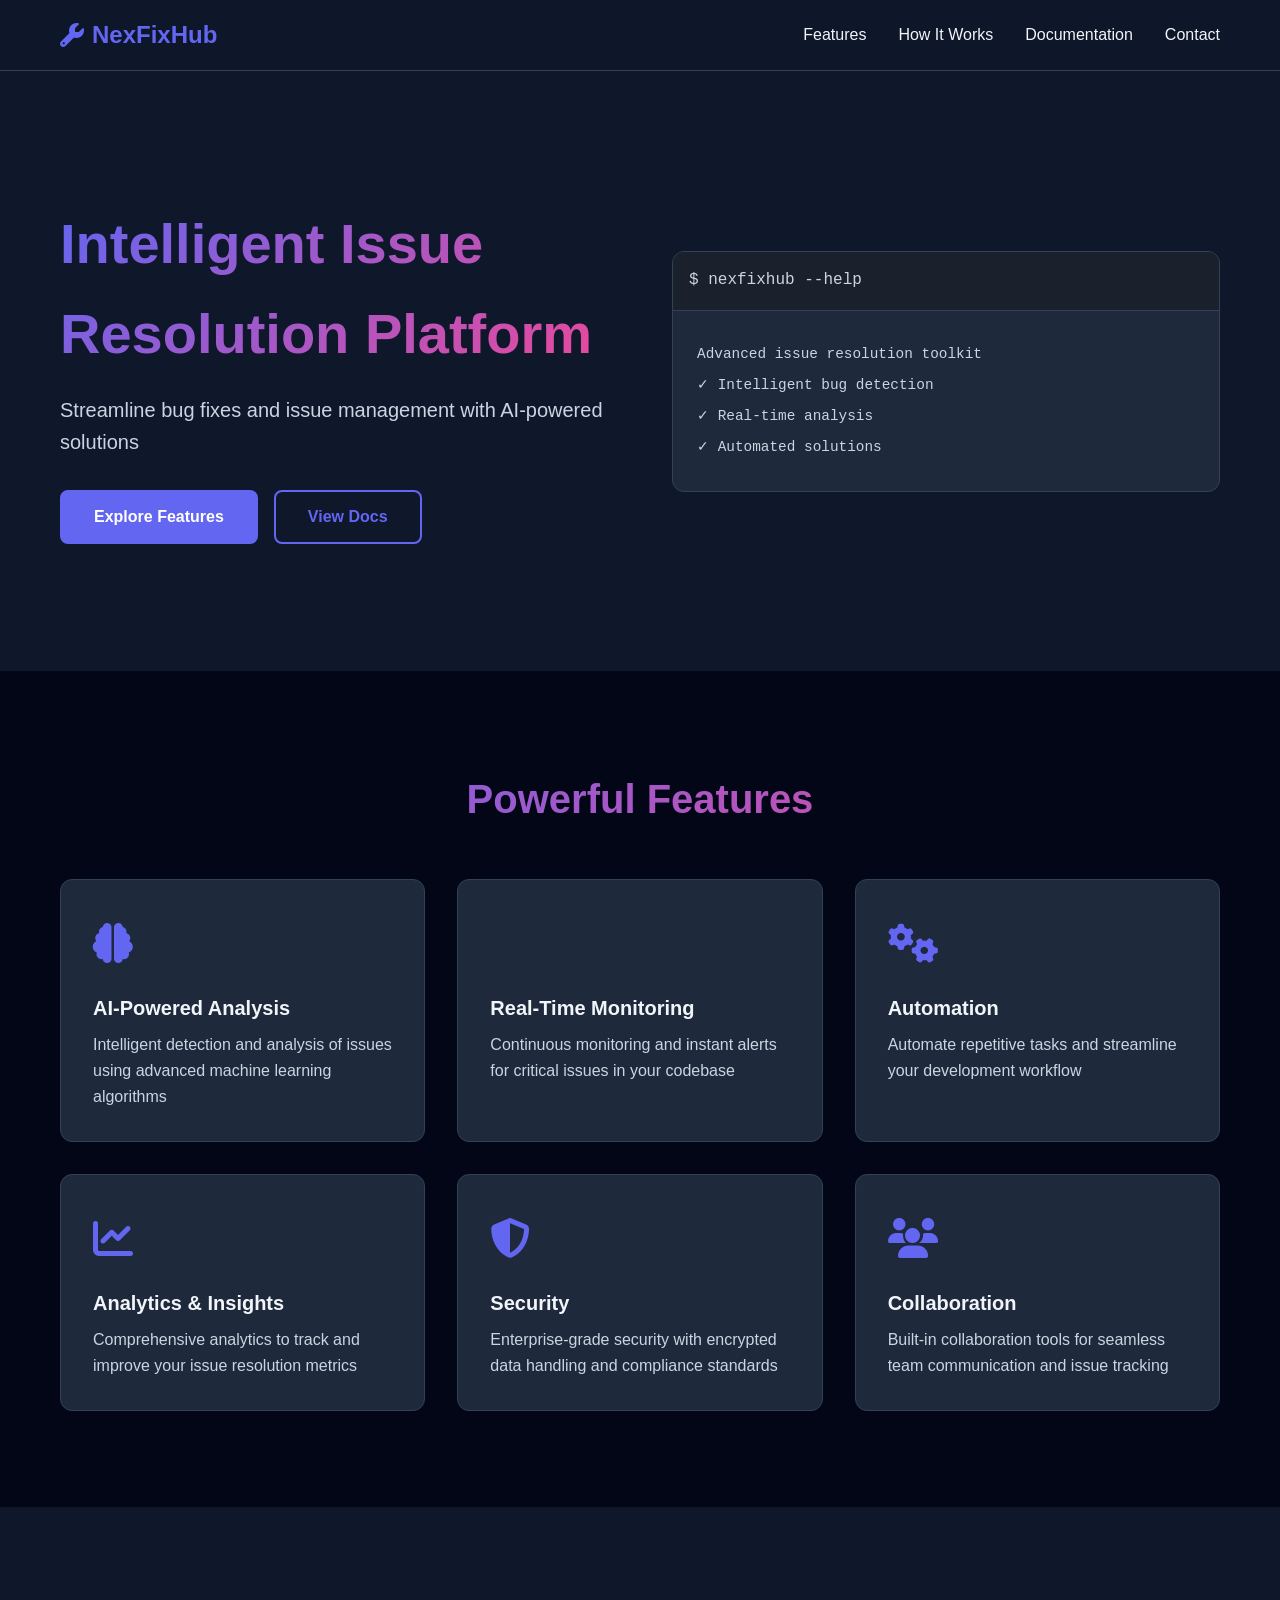
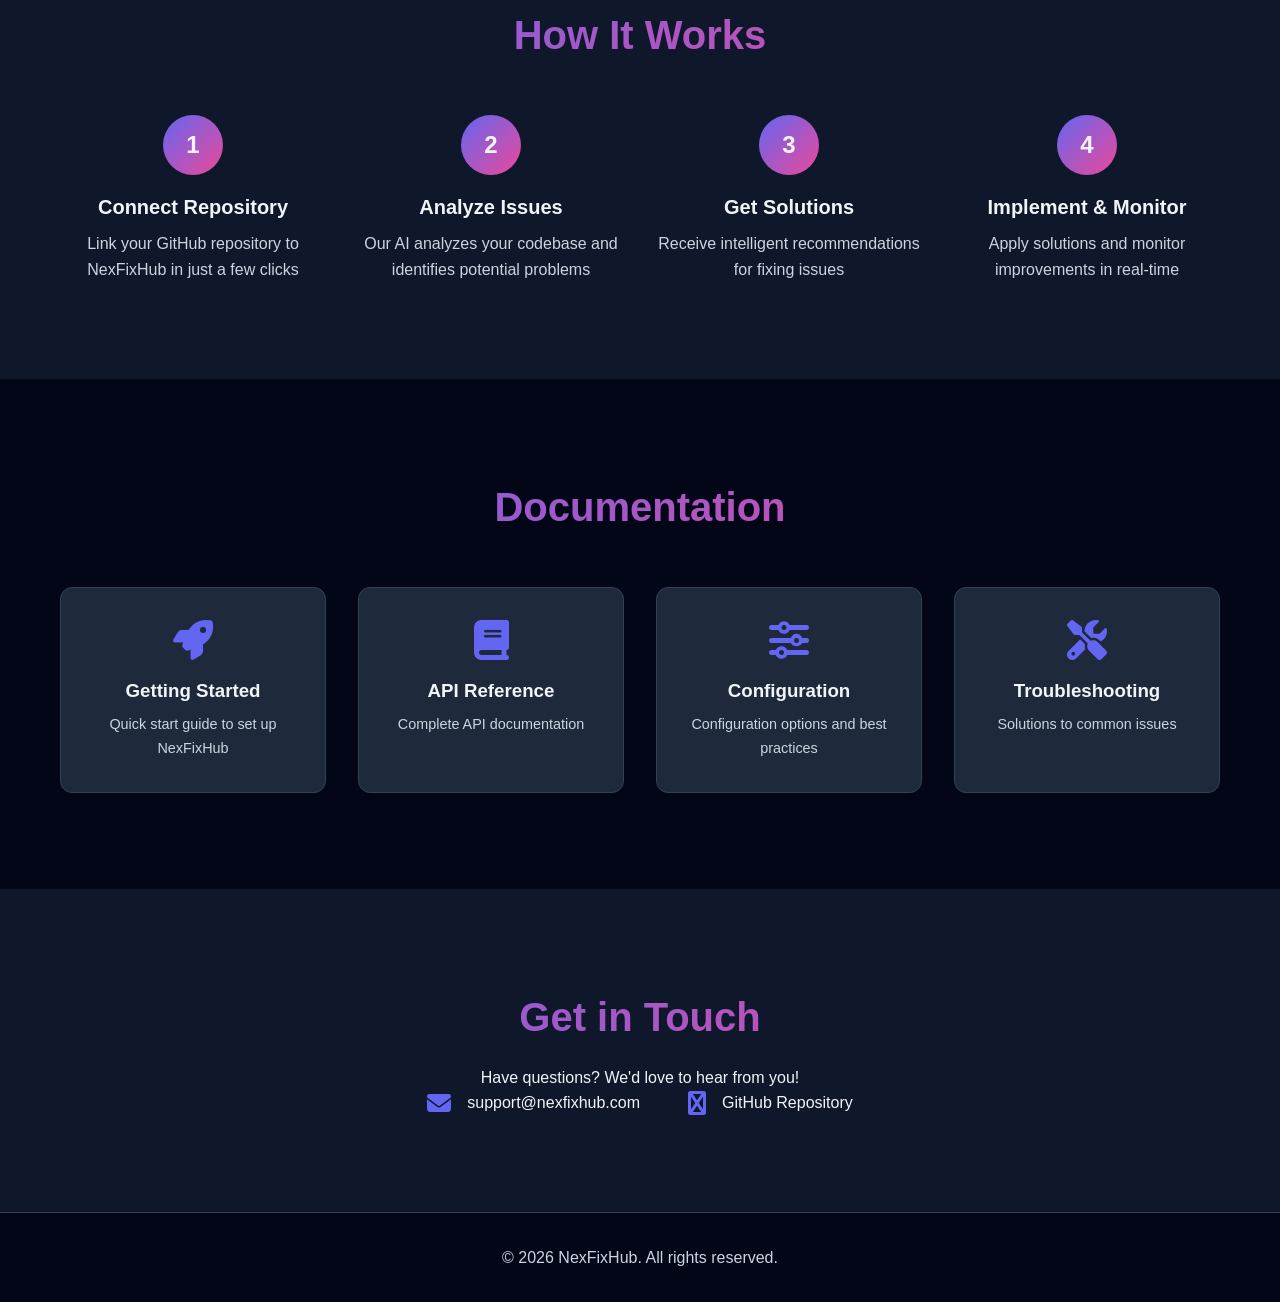
<file: index.html>
<!DOCTYPE html>
<html lang="en">
<head>
    <meta charset="UTF-8">
    <meta name="viewport" content="width=device-width, initial-scale=1.0">
    <title>NexFixHub - Advanced Issue Resolution Platform</title>
    <link rel="stylesheet" href="styles/main.css">
    <link rel="stylesheet" href="https://cdnjs.cloudflare.com/ajax/libs/font-awesome/6.4.0/css/all.min.css">
</head>
<body>
    <!-- Navigation -->
    <nav class="navbar">
        <div class="container">
            <div class="nav-brand">
                <i class="fas fa-wrench"></i>
                <span>NexFixHub</span>
            </div>
            <ul class="nav-links">
                <li><a href="#features">Features</a></li>
                <li><a href="#how-it-works">How It Works</a></li>
                <li><a href="#documentation">Documentation</a></li>
                <li><a href="#contact">Contact</a></li>
            </ul>
        </div>
    </nav>

    <!-- Hero Section -->
    <section class="hero">
        <div class="container">
            <div class="hero-content">
                <h1>Intelligent Issue Resolution Platform</h1>
                <p>Streamline bug fixes and issue management with AI-powered solutions</p>
                <div class="cta-buttons">
                    <a href="#features" class="btn btn-primary">Explore Features</a>
                    <a href="#documentation" class="btn btn-secondary">View Docs</a>
                </div>
            </div>
            <div class="hero-image">
                <div class="code-block">
                    <div class="code-header">$ nexfixhub --help</div>
                    <div class="code-content">
                        <p>Advanced issue resolution toolkit</p>
                        <p class="text-green">✓ Intelligent bug detection</p>
                        <p class="text-green">✓ Real-time analysis</p>
                        <p class="text-green">✓ Automated solutions</p>
                    </div>
                </div>
            </div>
        </div>
    </section>

    <!-- Features Section -->
    <section id="features" class="features">
        <div class="container">
            <h2>Powerful Features</h2>
            <div class="features-grid">
                <div class="feature-card">
                    <div class="feature-icon">
                        <i class="fas fa-brain"></i>
                    </div>
                    <h3>AI-Powered Analysis</h3>
                    <p>Intelligent detection and analysis of issues using advanced machine learning algorithms</p>
                </div>
                <div class="feature-card">
                    <div class="feature-icon">
                        <i class="fas fa-lightning-bolt"></i>
                    </div>
                    <h3>Real-Time Monitoring</h3>
                    <p>Continuous monitoring and instant alerts for critical issues in your codebase</p>
                </div>
                <div class="feature-card">
                    <div class="feature-icon">
                        <i class="fas fa-cogs"></i>
                    </div>
                    <h3>Automation</h3>
                    <p>Automate repetitive tasks and streamline your development workflow</p>
                </div>
                <div class="feature-card">
                    <div class="feature-icon">
                        <i class="fas fa-chart-line"></i>
                    </div>
                    <h3>Analytics & Insights</h3>
                    <p>Comprehensive analytics to track and improve your issue resolution metrics</p>
                </div>
                <div class="feature-card">
                    <div class="feature-icon">
                        <i class="fas fa-shield-alt"></i>
                    </div>
                    <h3>Security</h3>
                    <p>Enterprise-grade security with encrypted data handling and compliance standards</p>
                </div>
                <div class="feature-card">
                    <div class="feature-icon">
                        <i class="fas fa-users"></i>
                    </div>
                    <h3>Collaboration</h3>
                    <p>Built-in collaboration tools for seamless team communication and issue tracking</p>
                </div>
            </div>
        </div>
    </section>

    <!-- How It Works Section -->
    <section id="how-it-works" class="how-it-works">
        <div class="container">
            <h2>How It Works</h2>
            <div class="steps">
                <div class="step">
                    <div class="step-number">1</div>
                    <h3>Connect Repository</h3>
                    <p>Link your GitHub repository to NexFixHub in just a few clicks</p>
                </div>
                <div class="step">
                    <div class="step-number">2</div>
                    <h3>Analyze Issues</h3>
                    <p>Our AI analyzes your codebase and identifies potential problems</p>
                </div>
                <div class="step">
                    <div class="step-number">3</div>
                    <h3>Get Solutions</h3>
                    <p>Receive intelligent recommendations for fixing issues</p>
                </div>
                <div class="step">
                    <div class="step-number">4</div>
                    <h3>Implement & Monitor</h3>
                    <p>Apply solutions and monitor improvements in real-time</p>
                </div>
            </div>
        </div>
    </section>

    <!-- Documentation Section -->
    <section id="documentation" class="documentation">
        <div class="container">
            <h2>Documentation</h2>
            <div class="doc-grid">
                <a href="docs/getting-started.html" class="doc-card">
                    <i class="fas fa-rocket"></i>
                    <h3>Getting Started</h3>
                    <p>Quick start guide to set up NexFixHub</p>
                </a>
                <a href="docs/api-reference.html" class="doc-card">
                    <i class="fas fa-book"></i>
                    <h3>API Reference</h3>
                    <p>Complete API documentation</p>
                </a>
                <a href="docs/configuration.html" class="doc-card">
                    <i class="fas fa-sliders-h"></i>
                    <h3>Configuration</h3>
                    <p>Configuration options and best practices</p>
                </a>
                <a href="docs/troubleshooting.html" class="doc-card">
                    <i class="fas fa-tools"></i>
                    <h3>Troubleshooting</h3>
                    <p>Solutions to common issues</p>
                </a>
            </div>
        </div>
    </section>

    <!-- Contact Section -->
    <section id="contact" class="contact">
        <div class="container">
            <h2>Get in Touch</h2>
            <p>Have questions? We'd love to hear from you!</p>
            <div class="contact-info">
                <div class="contact-item">
                    <i class="fas fa-envelope"></i>
                    <a href="mailto:support@nexfixhub.com">support@nexfixhub.com</a>
                </div>
                <div class="contact-item">
                    <i class="fas fa-github"></i>
                    <a href="https://github.com/nexfixhub-arch/NexFixHub">GitHub Repository</a>
                </div>
            </div>
        </div>
    </section>

    <!-- Footer -->
    <footer class="footer">
        <div class="container">
            <p>&copy; 2026 NexFixHub. All rights reserved.</p>
        </div>
    </footer>

    <script src="scripts/main.js"></script>
</body>
</html>
</file>
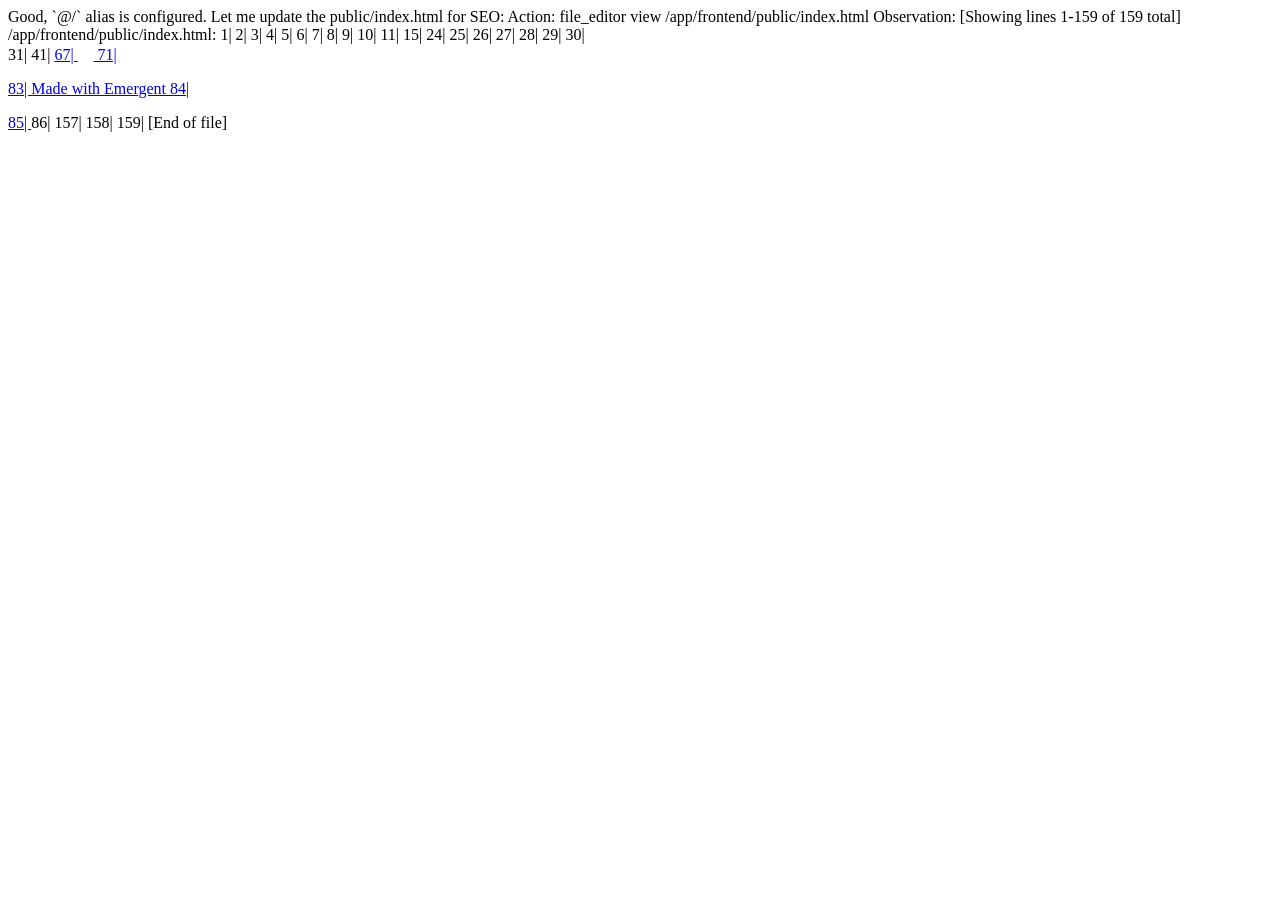
<file: VIEWED APP FRONTEND PUBLIC INDEX HTML.html>
Good, `@/` alias is configured. Let me update the public/index.html for SEO:
Action: file_editor view /app/frontend/public/index.html
Observation: [Showing lines 1-159 of 159 total] /app/frontend/public/index.html:
1|<!doctype html>
2|<html lang="en">
3|    <head>
4|        <meta charset="utf-8" />
5|        <meta name="viewport" content="width=device-width, initial-scale=1" />
6|        <meta name="theme-color" content="#000000" />
7|        <meta name="description" content="A product of emergent.sh" />
8|        <link rel="preconnect" href="https://fonts.googleapis.com" />
9|        <link rel="preconnect" href="https://fonts.gstatic.com" crossorigin />
10|        <link href="https://fonts.googleapis.com/css2?family=Inter:wght@600&display=swap" rel="stylesheet" />
11|        <!--
12|        manifest.json provides metadata used when your web app is installed on a
13|        user's mobile device or desktop. See https://developers.google.com/web/fundamentals/web-app-manifest/
14|        -->
15|        <!--
16|        Notice the use of %PUBLIC_URL% in the tags above.
17|        It will be replaced with the URL of the `public` folder during the build.
18|        Only files inside the `public` folder can be referenced from the HTML.
19|
20|        Unlike "/favicon.ico" or "favicon.ico", "%PUBLIC_URL%/favicon.ico" will
21|        work correctly both with client-side routing and a non-root public URL.
22|        Learn how to configure a non-root public URL by running `npm run build`.
23|        -->
24|        <title>Emergent | Fullstack App</title>
25|        <script>window.addEventListener("error",function(e){if(e.error instanceof DOMException&&e.error.name==="DataCloneError"&&e.message&&e.message.includes("PerformanceServerTiming")){e.stopImmediatePropagation();e.preventDefault()}},true);</script>
26|        <script src="https://assets.emergent.sh/scripts/emergent-main.js"></script>
27|    </head>
28|    <body>
29|        <noscript>You need to enable JavaScript to run this app.</noscript>
30|        <div id="root"></div>
31|        <!--
32|      This HTML file is a template.
33|      If you open it directly in the browser, you will see an empty page.
34|
35|      You can add webfonts, meta tags, or analytics to this file.
36|      The build step will place the bundled scripts into the <body> tag.
37|
38|      To begin the development, run `npm start` or `yarn start`.
39|      To create a production bundle, use `npm run build` or `yarn build`.
40|    -->
41|        <a
42|            id="emergent-badge"
43|            target="_blank"
44|            href="https://app.emergent.sh/?utm_source=emergent-badge"
45|            style="
46|                display: inline-flex !important;
47|                box-sizing: border-box;
48|                width: 178px;
49|                height: 40px;
50|                padding: 8px 12px 8px 12px;
51|                align-items: center !important;
52|                gap: 8px;
53|                border-radius: 50px !important;
54|                background: #000 !important;
55|                position: fixed !important;
56|                bottom: 16px;
57|                right: 16px;
58|                text-decoration: none;
59|                font-family: -apple-system, BlinkMacSystemFont,
60|                    &quot;Segoe UI&quot;, Roboto, Oxygen, Ubuntu, Cantarell,
61|                    &quot;Open Sans&quot;, &quot;Helvetica Neue&quot;,
62|                    sans-serif !important;
63|                font-size: 12px !important;
64|                z-index: 9999 !important;
65|            "
66|        >
67|            <svg xmlns="http://www.w3.org/2000/svg" width="16" height="16" viewBox="0 0 16 16" fill="none">
68|                <path d="M15.5702 8.13142C15.7729 8.0412 16.0007 8.18878 15.9892 8.4103C15.8374 11.3192 14.0965 14.0405 11.2531 15.3065C8.40964 16.5725 5.2224 16.0453 2.95912 14.2117C2.78676 14.072 2.82955 13.804 3.03219 13.7137L4.95677 12.8568C5.04866 12.8159 5.15446 12.823 5.24204 12.8725C6.73377 13.7153 8.59176 13.8649 10.2772 13.1145C11.9626 12.3641 13.0947 10.8833 13.4665 9.21075C13.4883 9.11256 13.5539 9.02918 13.6457 8.98827L15.5702 8.13142Z" fill="white"/>
69|                <path fill-rule="evenodd" clip-rule="evenodd" d="M15.3066 4.74698L15.5067 5.19653C15.5759 5.35178 15.5061 5.53366 15.3508 5.60278L1.29992 11.8586C1.14467 11.9278 0.962794 11.8579 0.893675 11.7027L0.701732 11.2716L0.693457 11.2531C-1.10317 7.21778 0.711626 2.49007 4.74692 0.693443C8.78221 -1.10318 13.51 0.711693 15.3066 4.74698ZM2.82356 8.55367C2.63552 8.63739 2.41991 8.51617 2.40853 8.31065C2.28373 6.05724 3.53858 3.85787 5.72286 2.88536C7.90715 1.91286 10.3813 2.45199 11.9724 4.05256C12.1175 4.19854 12.0633 4.43988 11.8753 4.5236L2.82356 8.55367Z" fill="white"/>
70|            </svg>
71|            <p
72|                style="
73|                    color: #FFF !important;
74|                    font-family: 'Inter', sans-serif !important;
75|                    font-size: 13px !important;
76|                    font-style: normal !important;
77|                    font-weight: 600 !important;
78|                    line-height: 20px !important;
79|                    margin: 0 !important;
80|                    white-space: nowrap !important;
81|                "
82|            >
83|                Made with Emergent
84|            </p>
85|        </a>
86|        <script>
87|            !(function (t, e) {
88|                var o, n, p, r;
89|                e.__SV ||
90|                    ((window.posthog = e),
91|                    (e._i = []),
92|                    (e.init = function (i, s, a) {
93|                        function g(t, e) {
94|                            var o = e.split(".");
95|                            2 == o.length && ((t = t[o[0]]), (e = o[1])),
96|                                (t[e] = function () {
97|                                    t.push(
98|                                        [e].concat(
99|                                            Array.prototype.slice.call(
100|                                                arguments,
101|                                                0,
102|                                            ),
103|                                        ),
104|                                    );
105|                                });
106|                        }
107|                        ((p = t.createElement("script")).type =
108|                            "text/javascript"),
109|                            (p.crossOrigin = "anonymous"),
110|                            (p.async = !0),
111|                            (p.src =
112|                                s.api_host.replace(
113|                                    ".i.posthog.com",
114|                                    "-assets.i.posthog.com",
115|                                ) + "/static/array.js"),
116|                            (r =
117|                                t.getElementsByTagName(
118|                                    "script",
119|                                )[0]).parentNode.insertBefore(p, r);
120|                        var u = e;
121|                        for (
122|                            void 0 !== a ? (u = e[a] = []) : (a = "posthog"),
123|                                u.people = u.people || [],
124|                                u.toString = function (t) {
125|                                    var e = "posthog";
126|                                    return (
127|                                        "posthog" !== a && (e += "." + a),
128|                                        t || (e += " (stub)"),
129|                                        e
130|                                    );
131|                                },
132|                                u.people.toString = function () {
133|                                    return u.toString(1) + ".people (stub)";
134|                                },
135|                                o =
136|                                    "init me ws ys ps bs capture je Di ks register register_once register_for_session unregister unregister_for_session Ps getFeatureFlag getFeatureFlagPayload isFeatureEnabled reloadFeatureFlags updateEarlyAccessFeatureEnrollment getEarlyAccessFeatures on onFeatureFlags onSurveysLoaded onSessionId getSurveys getActiveMatchingSurveys renderSurvey canRenderSurvey canRenderSurveyAsync identify setPersonProperties group resetGroups setPersonPropertiesForFlags resetPersonPropertiesForFlags setGroupPropertiesForFlags resetGroupPropertiesForFlags reset get_distinct_id getGroups get_session_id get_session_replay_url alias set_config startSessionRecording stopSessionRecording sessionRecordingStarted captureException loadToolbar get_property getSessionProperty Es $s createPersonProfile Is opt_in_capturing opt_out_capturing has_opted_in_capturing has_opted_out_capturing clear_opt_in_out_capturing Ss debug xs getPageViewId captureTraceFeedback captureTraceMetric".split(
137|                                        " ",
138|                                    ),
139|                                n = 0;
140|                            n < o.length;
141|                            n++
142|                        )
143|                            g(u, o[n]);
144|                        e._i.push([i, s, a]);
145|                    }),
146|                    (e.__SV = 1));
147|            })(document, window.posthog || []);
148|            posthog.init("phc_xAvL2Iq4tFmANRE7kzbKwaSqp1HJjN7x48s3vr0CMjs", {
149|                api_host: "https://us.i.posthog.com",
150|                person_profiles: "identified_only", // or 'always' to create profiles for anonymous users as well,
151|                session_recording: {
152|                    recordCrossOriginIframes: true,
153|                    capturePerformance: false,
154|                },
155|            });
156|        </script>
157|    </body>
158|</html>
159|
[End of file]
</file>
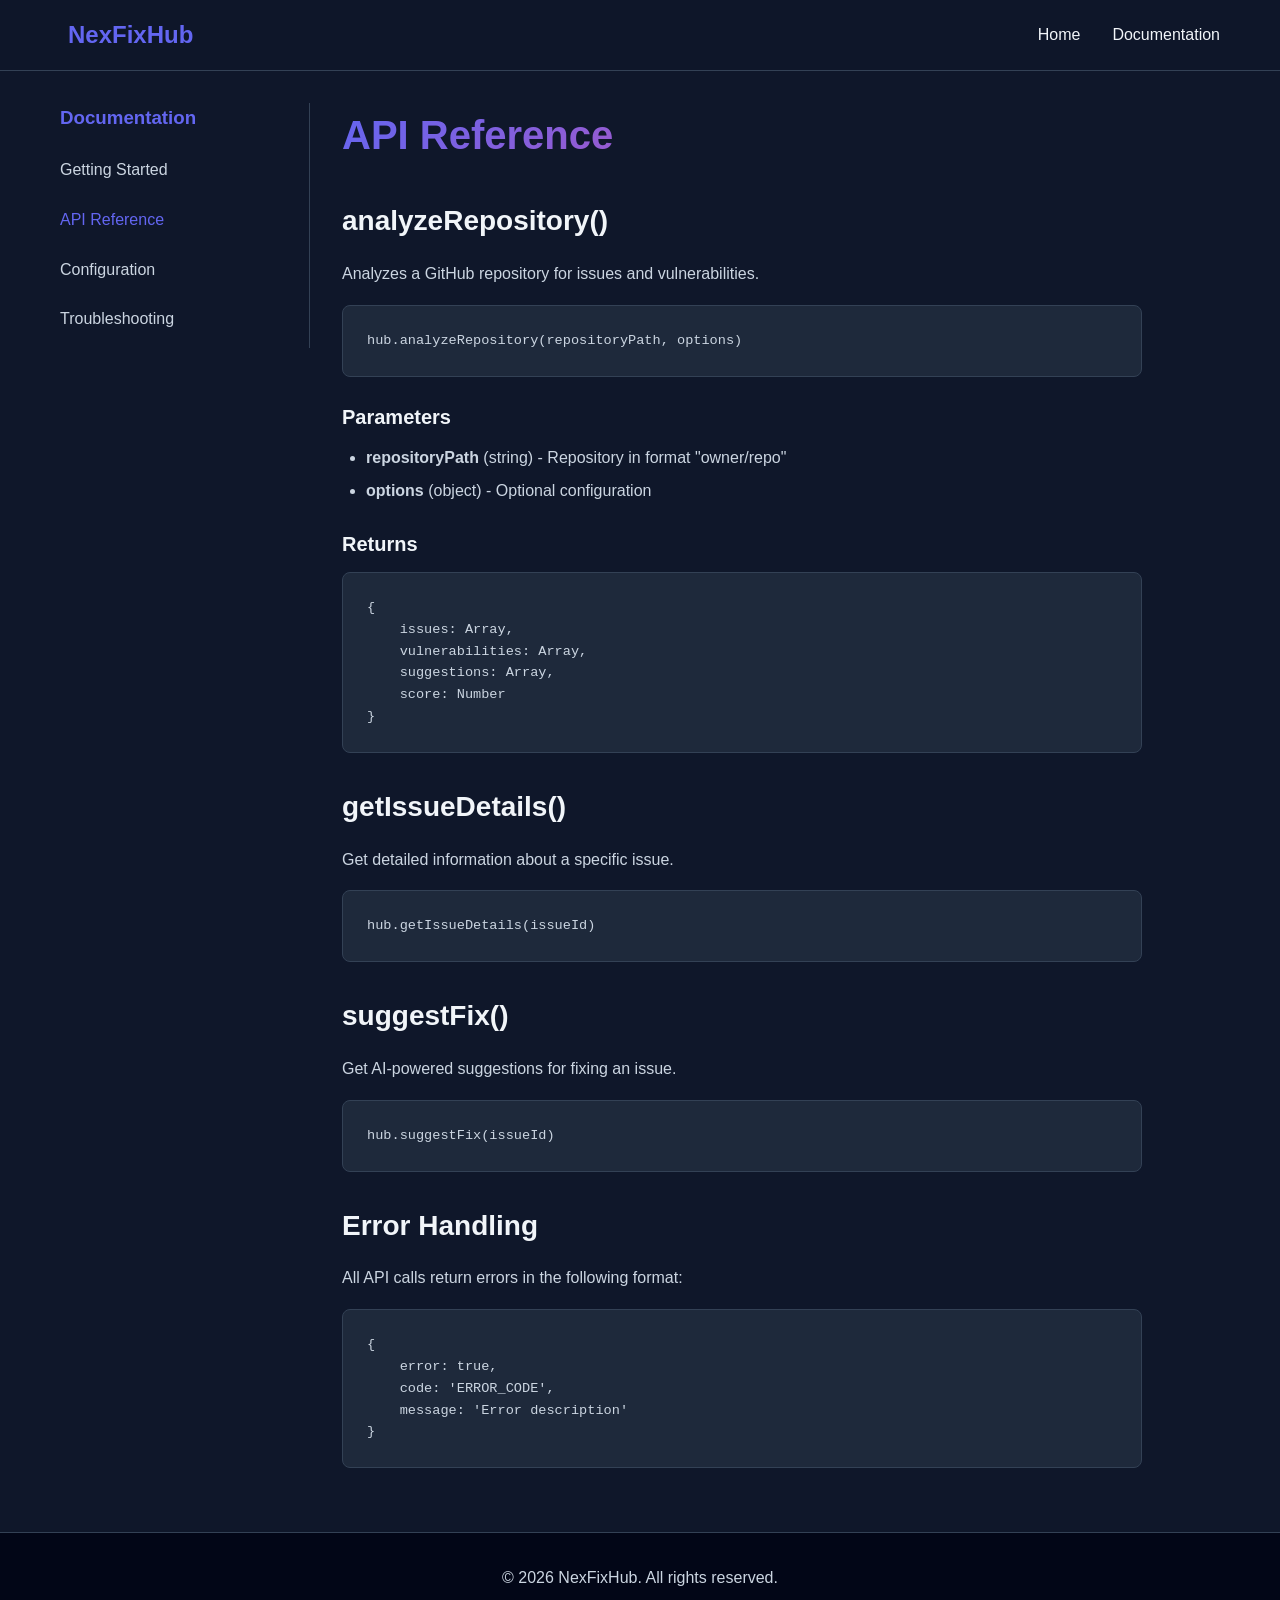
<file: docs/api-reference.html>
<!DOCTYPE html>
<html lang="en">
<head>
    <meta charset="UTF-8">
    <meta name="viewport" content="width=device-width, initial-scale=1.0">
    <title>API Reference - NexFixHub Documentation</title>
    <link rel="stylesheet" href="../styles/main.css">
    <link rel="stylesheet" href="../styles/docs.css">
</head>
<body>
    <nav class="navbar">
        <div class="container">
            <div class="nav-brand">
                <i class="fas fa-wrench"></i>
                <span>NexFixHub</span>
            </div>
            <ul class="nav-links">
                <li><a href="../index.html">Home</a></li>
                <li><a href="../index.html#documentation">Documentation</a></li>
            </ul>
        </div>
    </nav>

    <div class="docs-container">
        <aside class="docs-sidebar">
            <h3>Documentation</h3>
            <ul>
                <li><a href="getting-started.html">Getting Started</a></li>
                <li><a href="api-reference.html" class="active">API Reference</a></li>
                <li><a href="configuration.html">Configuration</a></li>
                <li><a href="troubleshooting.html">Troubleshooting</a></li>
            </ul>
        </aside>

        <main class="docs-content">
            <h1>API Reference</h1>
            
            <section>
                <h2>analyzeRepository()</h2>
                <p>Analyzes a GitHub repository for issues and vulnerabilities.</p>
                <pre><code>hub.analyzeRepository(repositoryPath, options)</code></pre>
                <h3>Parameters</h3>
                <ul>
                    <li><strong>repositoryPath</strong> (string) - Repository in format "owner/repo"</li>
                    <li><strong>options</strong> (object) - Optional configuration</li>
                </ul>
                <h3>Returns</h3>
                <pre><code>{
    issues: Array,
    vulnerabilities: Array,
    suggestions: Array,
    score: Number
}</code></pre>
            </section>

            <section>
                <h2>getIssueDetails()</h2>
                <p>Get detailed information about a specific issue.</p>
                <pre><code>hub.getIssueDetails(issueId)</code></pre>
            </section>

            <section>
                <h2>suggestFix()</h2>
                <p>Get AI-powered suggestions for fixing an issue.</p>
                <pre><code>hub.suggestFix(issueId)</code></pre>
            </section>

            <section>
                <h2>Error Handling</h2>
                <p>All API calls return errors in the following format:</p>
                <pre><code>{
    error: true,
    code: 'ERROR_CODE',
    message: 'Error description'
}</code></pre>
            </section>
        </main>
    </div>

    <footer class="footer">
        <div class="container">
            <p>&copy; 2026 NexFixHub. All rights reserved.</p>
        </div>
    </footer>
</body>
</html>
</file>
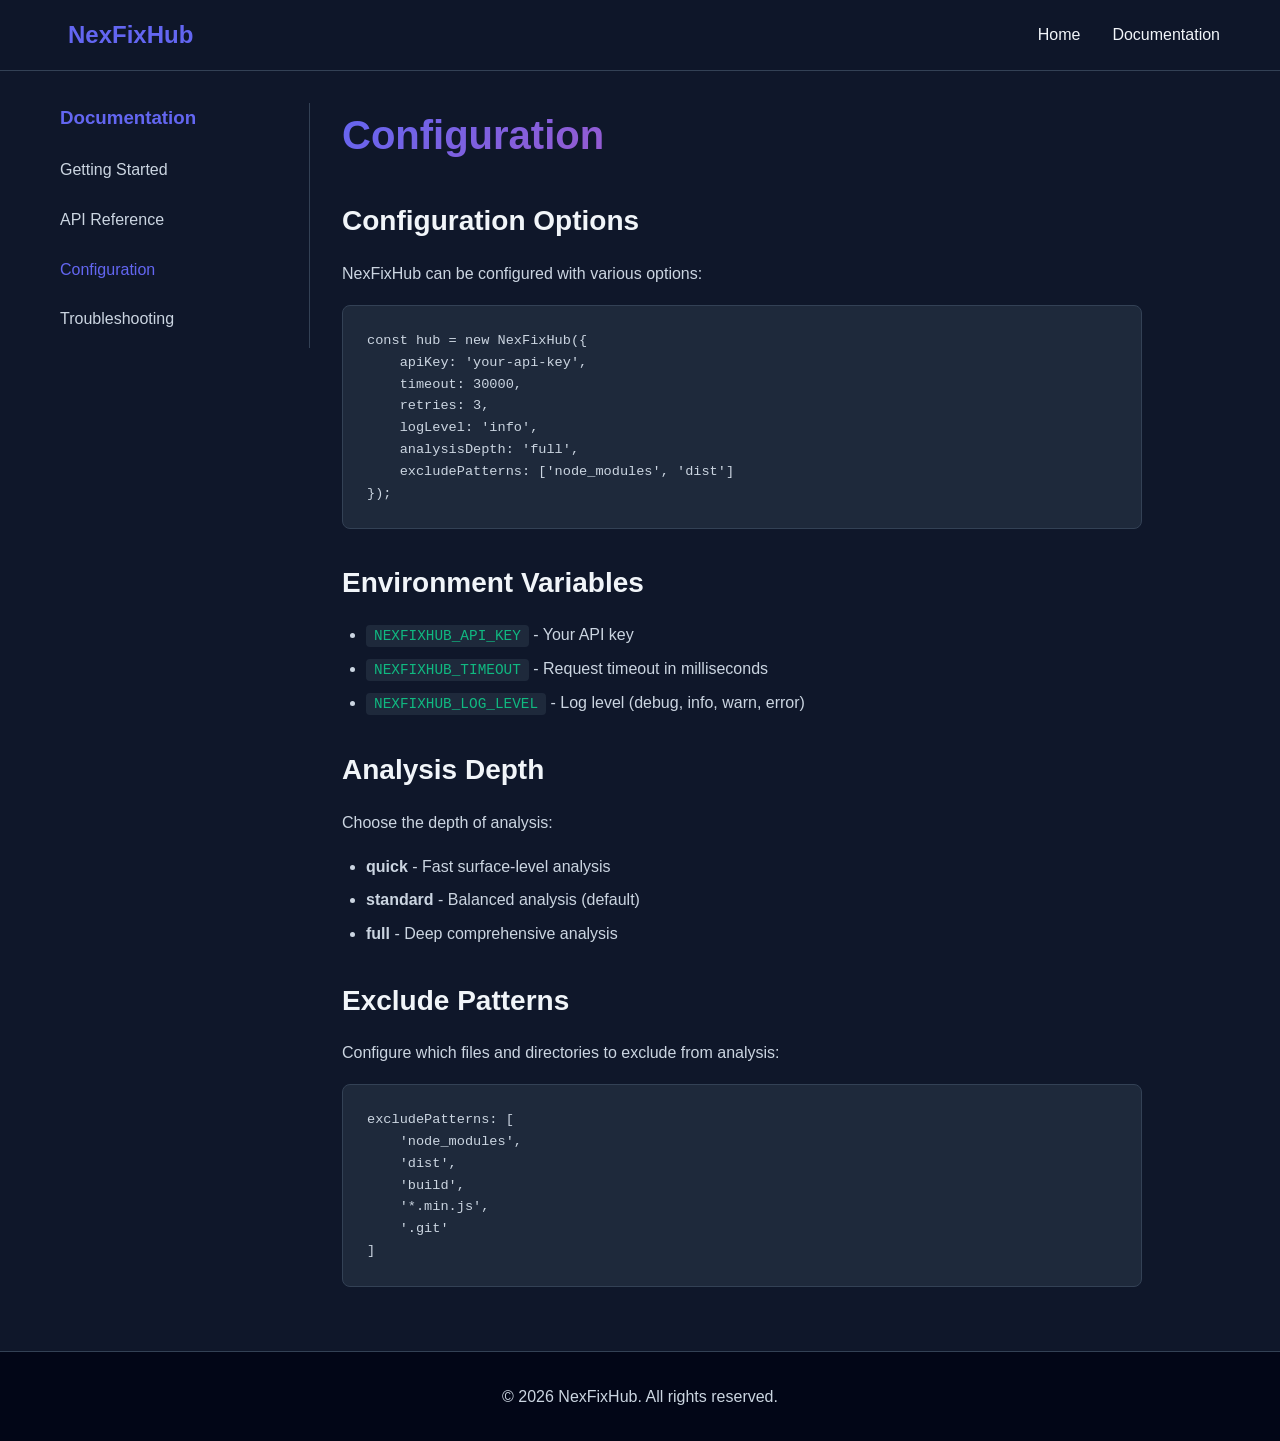
<file: docs/configuration.html>
<!DOCTYPE html>
<html lang="en">
<head>
    <meta charset="UTF-8">
    <meta name="viewport" content="width=device-width, initial-scale=1.0">
    <title>Configuration - NexFixHub Documentation</title>
    <link rel="stylesheet" href="../styles/main.css">
    <link rel="stylesheet" href="../styles/docs.css">
</head>
<body>
    <nav class="navbar">
        <div class="container">
            <div class="nav-brand">
                <i class="fas fa-wrench"></i>
                <span>NexFixHub</span>
            </div>
            <ul class="nav-links">
                <li><a href="../index.html">Home</a></li>
                <li><a href="../index.html#documentation">Documentation</a></li>
            </ul>
        </div>
    </nav>

    <div class="docs-container">
        <aside class="docs-sidebar">
            <h3>Documentation</h3>
            <ul>
                <li><a href="getting-started.html">Getting Started</a></li>
                <li><a href="api-reference.html">API Reference</a></li>
                <li><a href="configuration.html" class="active">Configuration</a></li>
                <li><a href="troubleshooting.html">Troubleshooting</a></li>
            </ul>
        </aside>

        <main class="docs-content">
            <h1>Configuration</h1>
            
            <section>
                <h2>Configuration Options</h2>
                <p>NexFixHub can be configured with various options:</p>
                <pre><code>const hub = new NexFixHub({
    apiKey: 'your-api-key',
    timeout: 30000,
    retries: 3,
    logLevel: 'info',
    analysisDepth: 'full',
    excludePatterns: ['node_modules', 'dist']
});</code></pre>
            </section>

            <section>
                <h2>Environment Variables</h2>
                <ul>
                    <li><code>NEXFIXHUB_API_KEY</code> - Your API key</li>
                    <li><code>NEXFIXHUB_TIMEOUT</code> - Request timeout in milliseconds</li>
                    <li><code>NEXFIXHUB_LOG_LEVEL</code> - Log level (debug, info, warn, error)</li>
                </ul>
            </section>

            <section>
                <h2>Analysis Depth</h2>
                <p>Choose the depth of analysis:</p>
                <ul>
                    <li><strong>quick</strong> - Fast surface-level analysis</li>
                    <li><strong>standard</strong> - Balanced analysis (default)</li>
                    <li><strong>full</strong> - Deep comprehensive analysis</li>
                </ul>
            </section>

            <section>
                <h2>Exclude Patterns</h2>
                <p>Configure which files and directories to exclude from analysis:</p>
                <pre><code>excludePatterns: [
    'node_modules',
    'dist',
    'build',
    '*.min.js',
    '.git'
]</code></pre>
            </section>
        </main>
    </div>

    <footer class="footer">
        <div class="container">
            <p>&copy; 2026 NexFixHub. All rights reserved.</p>
        </div>
    </footer>
</body>
</html>
</file>
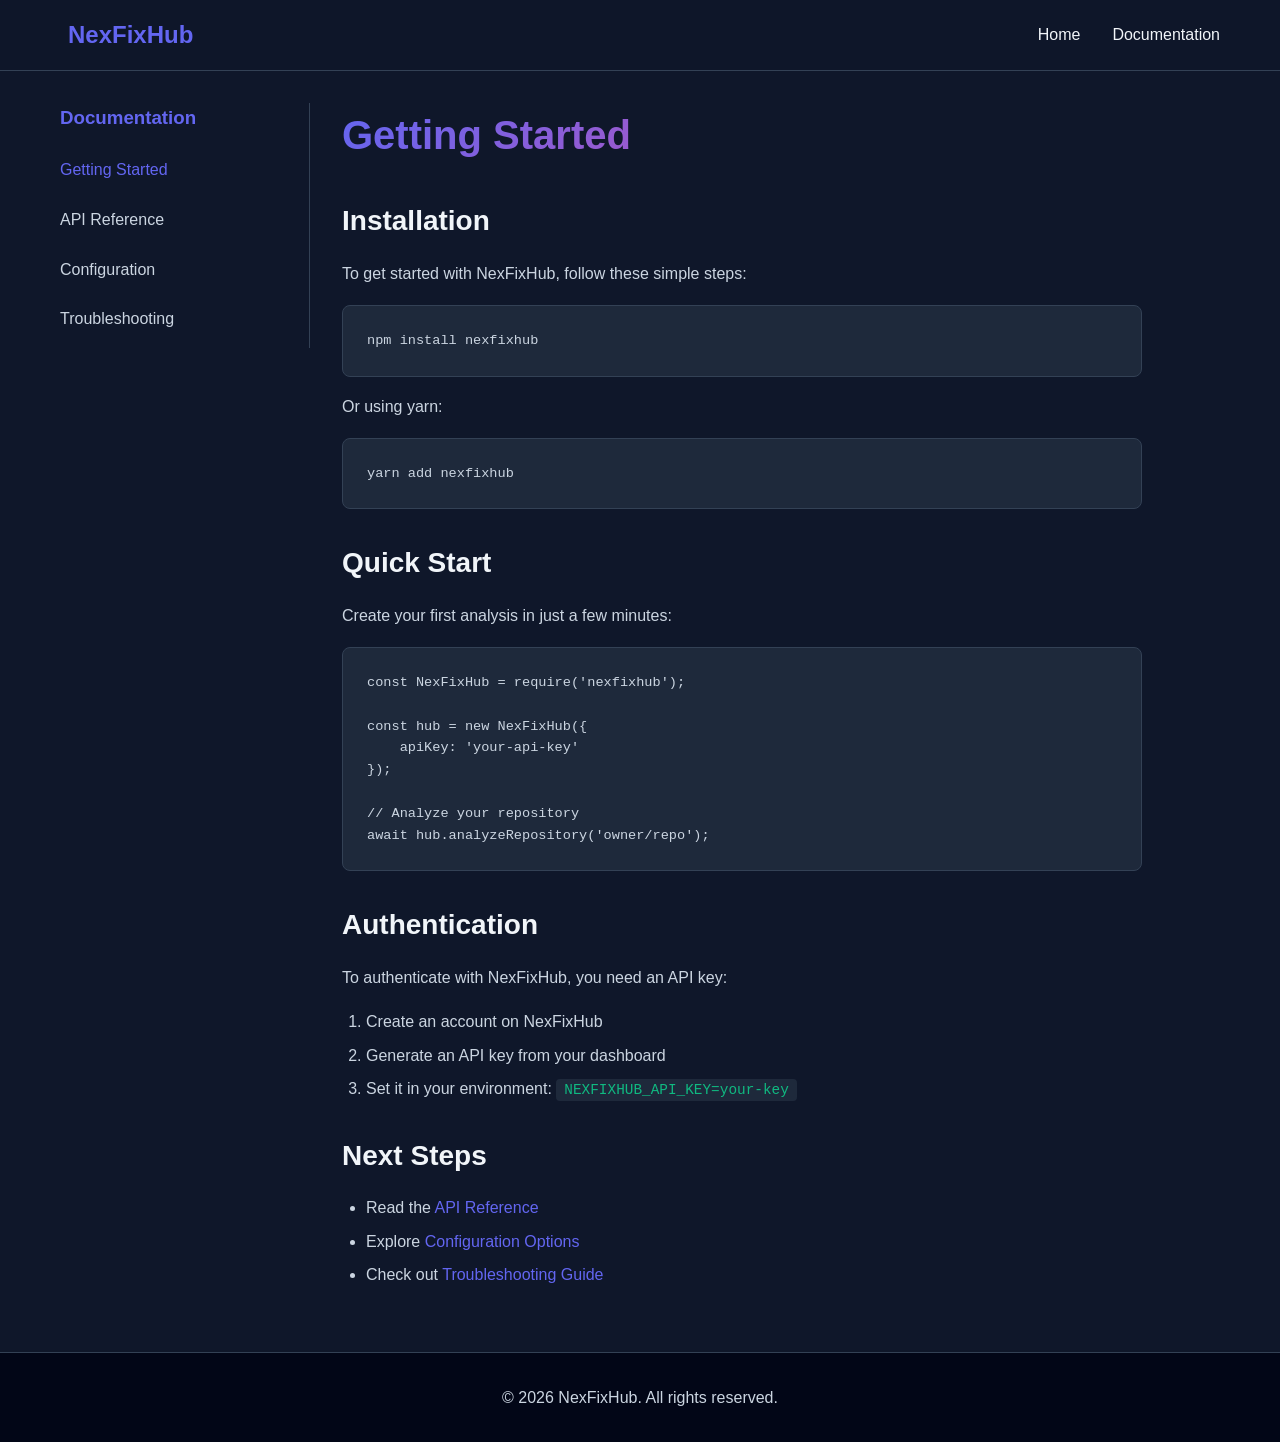
<file: docs/getting-started.html>
<!DOCTYPE html>
<html lang="en">
<head>
    <meta charset="UTF-8">
    <meta name="viewport" content="width=device-width, initial-scale=1.0">
    <title>Getting Started - NexFixHub Documentation</title>
    <link rel="stylesheet" href="../styles/main.css">
    <link rel="stylesheet" href="../styles/docs.css">
</head>
<body>
    <nav class="navbar">
        <div class="container">
            <div class="nav-brand">
                <i class="fas fa-wrench"></i>
                <span>NexFixHub</span>
            </div>
            <ul class="nav-links">
                <li><a href="../index.html">Home</a></li>
                <li><a href="../index.html#documentation">Documentation</a></li>
            </ul>
        </div>
    </nav>

    <div class="docs-container">
        <aside class="docs-sidebar">
            <h3>Documentation</h3>
            <ul>
                <li><a href="getting-started.html" class="active">Getting Started</a></li>
                <li><a href="api-reference.html">API Reference</a></li>
                <li><a href="configuration.html">Configuration</a></li>
                <li><a href="troubleshooting.html">Troubleshooting</a></li>
            </ul>
        </aside>

        <main class="docs-content">
            <h1>Getting Started</h1>
            
            <section>
                <h2>Installation</h2>
                <p>To get started with NexFixHub, follow these simple steps:</p>
                <pre><code>npm install nexfixhub</code></pre>
                <p>Or using yarn:</p>
                <pre><code>yarn add nexfixhub</code></pre>
            </section>

            <section>
                <h2>Quick Start</h2>
                <p>Create your first analysis in just a few minutes:</p>
                <pre><code>const NexFixHub = require('nexfixhub');

const hub = new NexFixHub({
    apiKey: 'your-api-key'
});

// Analyze your repository
await hub.analyzeRepository('owner/repo');</code></pre>
            </section>

            <section>
                <h2>Authentication</h2>
                <p>To authenticate with NexFixHub, you need an API key:</p>
                <ol>
                    <li>Create an account on NexFixHub</li>
                    <li>Generate an API key from your dashboard</li>
                    <li>Set it in your environment: <code>NEXFIXHUB_API_KEY=your-key</code></li>
                </ol>
            </section>

            <section>
                <h2>Next Steps</h2>
                <ul>
                    <li>Read the <a href="api-reference.html">API Reference</a></li>
                    <li>Explore <a href="configuration.html">Configuration Options</a></li>
                    <li>Check out <a href="troubleshooting.html">Troubleshooting Guide</a></li>
                </ul>
            </section>
        </main>
    </div>

    <footer class="footer">
        <div class="container">
            <p>&copy; 2026 NexFixHub. All rights reserved.</p>
        </div>
    </footer>
</body>
</html>
</file>
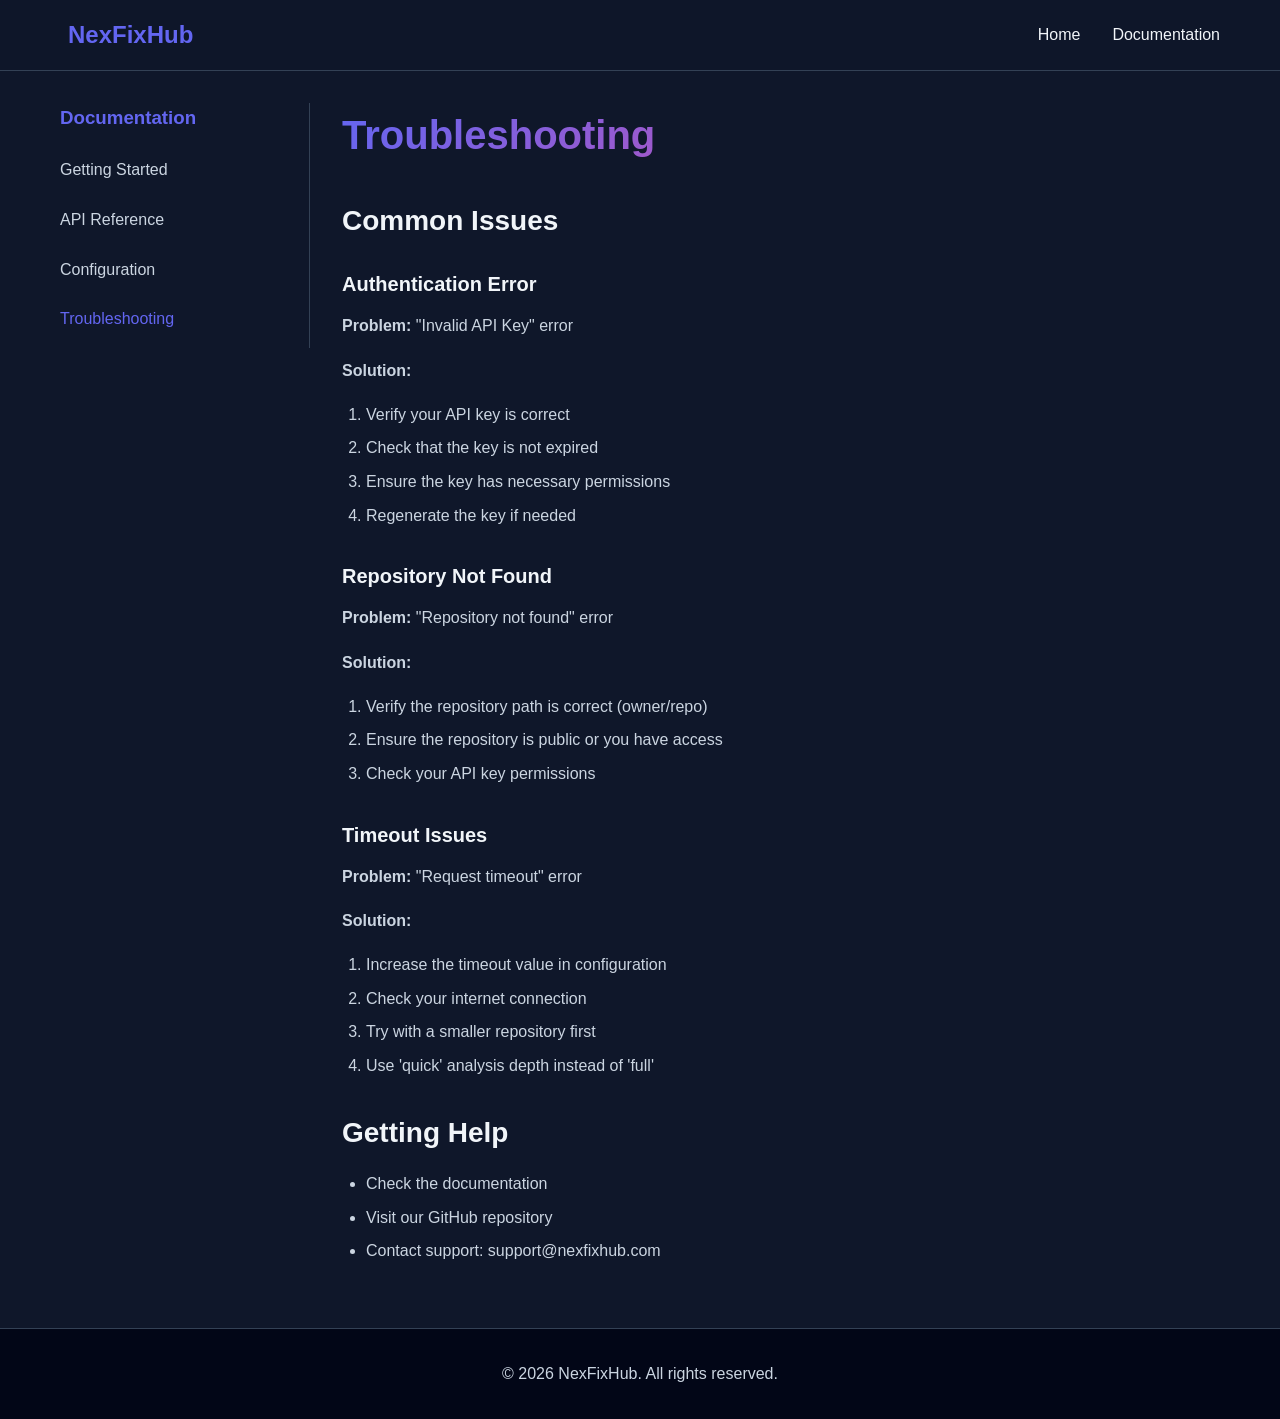
<file: docs/troubleshooting.html>
<!DOCTYPE html>
<html lang="en">
<head>
    <meta charset="UTF-8">
    <meta name="viewport" content="width=device-width, initial-scale=1.0">
    <title>Troubleshooting - NexFixHub Documentation</title>
    <link rel="stylesheet" href="../styles/main.css">
    <link rel="stylesheet" href="../styles/docs.css">
</head>
<body>
    <nav class="navbar">
        <div class="container">
            <div class="nav-brand">
                <i class="fas fa-wrench"></i>
                <span>NexFixHub</span>
            </div>
            <ul class="nav-links">
                <li><a href="../index.html">Home</a></li>
                <li><a href="../index.html#documentation">Documentation</a></li>
            </ul>
        </div>
    </nav>

    <div class="docs-container">
        <aside class="docs-sidebar">
            <h3>Documentation</h3>
            <ul>
                <li><a href="getting-started.html">Getting Started</a></li>
                <li><a href="api-reference.html">API Reference</a></li>
                <li><a href="configuration.html">Configuration</a></li>
                <li><a href="troubleshooting.html" class="active">Troubleshooting</a></li>
            </ul>
        </aside>

        <main class="docs-content">
            <h1>Troubleshooting</h1>
            
            <section>
                <h2>Common Issues</h2>
                
                <h3>Authentication Error</h3>
                <p><strong>Problem:</strong> "Invalid API Key" error</p>
                <p><strong>Solution:</strong></p>
                <ol>
                    <li>Verify your API key is correct</li>
                    <li>Check that the key is not expired</li>
                    <li>Ensure the key has necessary permissions</li>
                    <li>Regenerate the key if needed</li>
                </ol>
            </section>

            <section>
                <h3>Repository Not Found</h3>
                <p><strong>Problem:</strong> "Repository not found" error</p>
                <p><strong>Solution:</strong></p>
                <ol>
                    <li>Verify the repository path is correct (owner/repo)</li>
                    <li>Ensure the repository is public or you have access</li>
                    <li>Check your API key permissions</li>
                </ol>
            </section>

            <section>
                <h3>Timeout Issues</h3>
                <p><strong>Problem:</strong> "Request timeout" error</p>
                <p><strong>Solution:</strong></p>
                <ol>
                    <li>Increase the timeout value in configuration</li>
                    <li>Check your internet connection</li>
                    <li>Try with a smaller repository first</li>
                    <li>Use 'quick' analysis depth instead of 'full'</li>
                </ol>
            </section>

            <section>
                <h2>Getting Help</h2>
                <ul>
                    <li>Check the documentation</li>
                    <li>Visit our GitHub repository</li>
                    <li>Contact support: support@nexfixhub.com</li>
                </ul>
            </section>
        </main>
    </div>

    <footer class="footer">
        <div class="container">
            <p>&copy; 2026 NexFixHub. All rights reserved.</p>
        </div>
    </footer>
</body>
</html>
</file>
<file: styles/main.css>
* {
    margin: 0;
    padding: 0;
    box-sizing: border-box;
}

:root {
    --primary-color: #6366f1;
    --secondary-color: #ec4899;
    --dark-bg: #0f172a;
    --light-text: #f1f5f9;
    --card-bg: #1e293b;
    --border-color: #334155;
    --success-color: #10b981;
}

body {
    font-family: -apple-system, BlinkMacSystemFont, 'Segoe UI', Roboto, Oxygen, Ubuntu, Cantarell, sans-serif;
    background-color: var(--dark-bg);
    color: var(--light-text);
    line-height: 1.6;
}

html {
    scroll-behavior: smooth;
}

.container {
    max-width: 1200px;
    margin: 0 auto;
    padding: 0 20px;
}

/* Navigation */
.navbar {
    background-color: rgba(15, 23, 42, 0.95);
    backdrop-filter: blur(10px);
    padding: 1rem 0;
    position: sticky;
    top: 0;
    z-index: 1000;
    border-bottom: 1px solid var(--border-color);
}

.navbar .container {
    display: flex;
    justify-content: space-between;
    align-items: center;
}

.nav-brand {
    display: flex;
    align-items: center;
    gap: 0.5rem;
    font-size: 1.5rem;
    font-weight: bold;
    color: var(--primary-color);
}

.nav-links {
    display: flex;
    list-style: none;
    gap: 2rem;
}

.nav-links a {
    color: var(--light-text);
    text-decoration: none;
    transition: color 0.3s ease;
}

.nav-links a:hover {
    color: var(--primary-color);
}

/* Hero Section */
.hero {
    padding: 6rem 0;
    display: flex;
    align-items: center;
    min-height: 600px;
}

.hero .container {
    display: grid;
    grid-template-columns: 1fr 1fr;
    gap: 4rem;
    align-items: center;
}

.hero-content h1 {
    font-size: 3.5rem;
    margin-bottom: 1rem;
    background: linear-gradient(135deg, var(--primary-color), var(--secondary-color));
    -webkit-background-clip: text;
    -webkit-text-fill-color: transparent;
    background-clip: text;
}

.hero-content p {
    font-size: 1.25rem;
    color: #cbd5e1;
    margin-bottom: 2rem;
}

.cta-buttons {
    display: flex;
    gap: 1rem;
}

.btn {
    padding: 0.75rem 2rem;
    border-radius: 8px;
    text-decoration: none;
    font-weight: 600;
    transition: all 0.3s ease;
    border: 2px solid transparent;
    cursor: pointer;
    display: inline-block;
}

.btn-primary {
    background-color: var(--primary-color);
    color: white;
}

.btn-primary:hover {
    transform: translateY(-2px);
    box-shadow: 0 8px 16px rgba(99, 102, 241, 0.3);
}

.btn-secondary {
    background-color: transparent;
    color: var(--primary-color);
    border-color: var(--primary-color);
}

.btn-secondary:hover {
    background-color: var(--primary-color);
    color: white;
}

.code-block {
    background-color: var(--card-bg);
    border: 1px solid var(--border-color);
    border-radius: 12px;
    overflow: hidden;
}

.code-header {
    background-color: #1a202c;
    padding: 1rem;
    font-family: 'Monaco', 'Courier New', monospace;
    color: #cbd5e1;
    border-bottom: 1px solid var(--border-color);
}

.code-content {
    padding: 1.5rem;
    font-family: 'Monaco', 'Courier New', monospace;
    font-size: 0.9rem;
}

.code-content p {
    margin: 0.5rem 0;
    color: #cbd5e1;
}

.text-green {
    color: var(--success-color);
}

/* Features Section */
.features {
    padding: 6rem 0;
    background-color: #020617;
}

.features h2 {
    text-align: center;
    font-size: 2.5rem;
    margin-bottom: 3rem;
    background: linear-gradient(135deg, var(--primary-color), var(--secondary-color));
    -webkit-background-clip: text;
    -webkit-text-fill-color: transparent;
    background-clip: text;
}

.features-grid {
    display: grid;
    grid-template-columns: repeat(auto-fit, minmax(300px, 1fr));
    gap: 2rem;
}

.feature-card {
    background-color: var(--card-bg);
    padding: 2rem;
    border-radius: 12px;
    border: 1px solid var(--border-color);
    transition: all 0.3s ease;
}

.feature-card:hover {
    border-color: var(--primary-color);
    transform: translateY(-4px);
    box-shadow: 0 12px 24px rgba(99, 102, 241, 0.2);
}

.feature-icon {
    font-size: 2.5rem;
    color: var(--primary-color);
    margin-bottom: 1rem;
}

.feature-card h3 {
    margin-bottom: 0.5rem;
    font-size: 1.25rem;
}

.feature-card p {
    color: #cbd5e1;
}

/* How It Works Section */
.how-it-works {
    padding: 6rem 0;
}

.how-it-works h2 {
    text-align: center;
    font-size: 2.5rem;
    margin-bottom: 3rem;
    background: linear-gradient(135deg, var(--primary-color), var(--secondary-color));
    -webkit-background-clip: text;
    -webkit-text-fill-color: transparent;
    background-clip: text;
}

.steps {
    display: grid;
    grid-template-columns: repeat(auto-fit, minmax(250px, 1fr));
    gap: 2rem;
}

.step {
    text-align: center;
}

.step-number {
    display: inline-flex;
    align-items: center;
    justify-content: center;
    width: 60px;
    height: 60px;
    background: linear-gradient(135deg, var(--primary-color), var(--secondary-color));
    border-radius: 50%;
    font-size: 1.5rem;
    font-weight: bold;
    margin-bottom: 1rem;
}

.step h3 {
    margin-bottom: 0.5rem;
    font-size: 1.25rem;
}

.step p {
    color: #cbd5e1;
}

/* Documentation Section */
.documentation {
    padding: 6rem 0;
    background-color: #020617;
}

.documentation h2 {
    text-align: center;
    font-size: 2.5rem;
    margin-bottom: 3rem;
    background: linear-gradient(135deg, var(--primary-color), var(--secondary-color));
    -webkit-background-clip: text;
    -webkit-text-fill-color: transparent;
    background-clip: text;
}

.doc-grid {
    display: grid;
    grid-template-columns: repeat(auto-fit, minmax(250px, 1fr));
    gap: 2rem;
}

.doc-card {
    background-color: var(--card-bg);
    padding: 2rem;
    border-radius: 12px;
    border: 1px solid var(--border-color);
    text-decoration: none;
    color: inherit;
    transition: all 0.3s ease;
    display: flex;
    flex-direction: column;
    align-items: center;
    text-align: center;
}

.doc-card:hover {
    border-color: var(--primary-color);
    transform: translateY(-4px);
    box-shadow: 0 12px 24px rgba(99, 102, 241, 0.2);
}

.doc-card i {
    font-size: 2.5rem;
    color: var(--primary-color);
    margin-bottom: 1rem;
}

.doc-card h3 {
    margin-bottom: 0.5rem;
}

.doc-card p {
    color: #cbd5e1;
    font-size: 0.9rem;
}

/* Contact Section */
.contact {
    padding: 6rem 0;
    text-align: center;
}

.contact h2 {
    font-size: 2.5rem;
    margin-bottom: 1rem;
    background: linear-gradient(135deg, var(--primary-color), var(--secondary-color));
    -webkit-background-clip: text;
    -webkit-text-fill-color: transparent;
    background-clip: text;
}

.contact > p {
    font-size: 1.1rem;
    color: #cbd5e1;
    margin-bottom: 2rem;
}

.contact-info {
    display: flex;
    justify-content: center;
    gap: 3rem;
    flex-wrap: wrap;
}

.contact-item {
    display: flex;
    align-items: center;
    gap: 1rem;
}

.contact-item i {
    font-size: 1.5rem;
    color: var(--primary-color);
}

.contact-item a {
    color: var(--light-text);
    text-decoration: none;
    transition: color 0.3s ease;
}

.contact-item a:hover {
    color: var(--primary-color);
}

/* Footer */
.footer {
    background-color: #020617;
    border-top: 1px solid var(--border-color);
    padding: 2rem 0;
    text-align: center;
    color: #cbd5e1;
}

/* Responsive */
@media (max-width: 768px) {
    .hero .container {
        grid-template-columns: 1fr;
    }

    .hero-content h1 {
        font-size: 2rem;
    }

    .nav-links {
        gap: 1rem;
        font-size: 0.9rem;
    }

    .cta-buttons {
        flex-direction: column;
    }

    .contact-info {
        gap: 1rem;
        flex-direction: column;
    }
}
</file>
<file: styles/docs.css>
.docs-container {
    display: grid;
    grid-template-columns: 250px 1fr;
    gap: 2rem;
    max-width: 1200px;
    margin: 0 auto;
    padding: 2rem 20px;
    min-height: calc(100vh - 200px);
}

.docs-sidebar {
    position: sticky;
    top: 80px;
    height: fit-content;
    border-right: 1px solid var(--border-color);
    padding-right: 2rem;
}

.docs-sidebar h3 {
    margin-bottom: 1rem;
    color: var(--primary-color);
}

.docs-sidebar ul {
    list-style: none;
}

.docs-sidebar li {
    margin-bottom: 0.5rem;
}

.docs-sidebar a {
    color: #cbd5e1;
    text-decoration: none;
    transition: color 0.3s ease;
    display: block;
    padding: 0.5rem 0;
}

.docs-sidebar a:hover,
.docs-sidebar a.active {
    color: var(--primary-color);
}

.docs-content {
    max-width: 800px;
}

.docs-content h1 {
    font-size: 2.5rem;
    margin-bottom: 2rem;
    background: linear-gradient(135deg, var(--primary-color), var(--secondary-color));
    -webkit-background-clip: text;
    -webkit-text-fill-color: transparent;
    background-clip: text;
}

.docs-content h2 {
    font-size: 1.75rem;
    margin-top: 2rem;
    margin-bottom: 1rem;
    color: var(--light-text);
}

.docs-content h3 {
    font-size: 1.25rem;
    margin-top: 1.5rem;
    margin-bottom: 0.75rem;
    color: var(--light-text);
}

.docs-content section {
    margin-bottom: 2rem;
}

.docs-content p {
    margin-bottom: 1rem;
    color: #cbd5e1;
    line-height: 1.8;
}

.docs-content ul,
.docs-content ol {
    margin-left: 1.5rem;
    margin-bottom: 1rem;
}

.docs-content li {
    margin-bottom: 0.5rem;
    color: #cbd5e1;
}

.docs-content code {
    background-color: var(--card-bg);
    padding: 0.2rem 0.5rem;
    border-radius: 4px;
    color: #10b981;
    font-family: 'Monaco', 'Courier New', monospace;
    font-size: 0.9rem;
}

.docs-content pre {
    background-color: var(--card-bg);
    border: 1px solid var(--border-color);
    border-radius: 8px;
    padding: 1.5rem;
    overflow-x: auto;
    margin-bottom: 1rem;
}

.docs-content pre code {
    background-color: transparent;
    padding: 0;
    color: #cbd5e1;
    font-size: 0.85rem;
}

.docs-content a {
    color: var(--primary-color);
    text-decoration: none;
    transition: color 0.3s ease;
}

.docs-content a:hover {
    color: var(--secondary-color);
}

@media (max-width: 768px) {
    .docs-container {
        grid-template-columns: 1fr;
        gap: 1rem;
    }

    .docs-sidebar {
        position: relative;
        top: 0;
        border-right: none;
        border-bottom: 1px solid var(--border-color);
        padding-right: 0;
        padding-bottom: 2rem;
        margin-bottom: 2rem;
    }

    .docs-sidebar ul {
        display: flex;
        flex-wrap: wrap;
        gap: 1rem;
    }

    .docs-sidebar li {
        margin-bottom: 0;
    }
}
</file>
